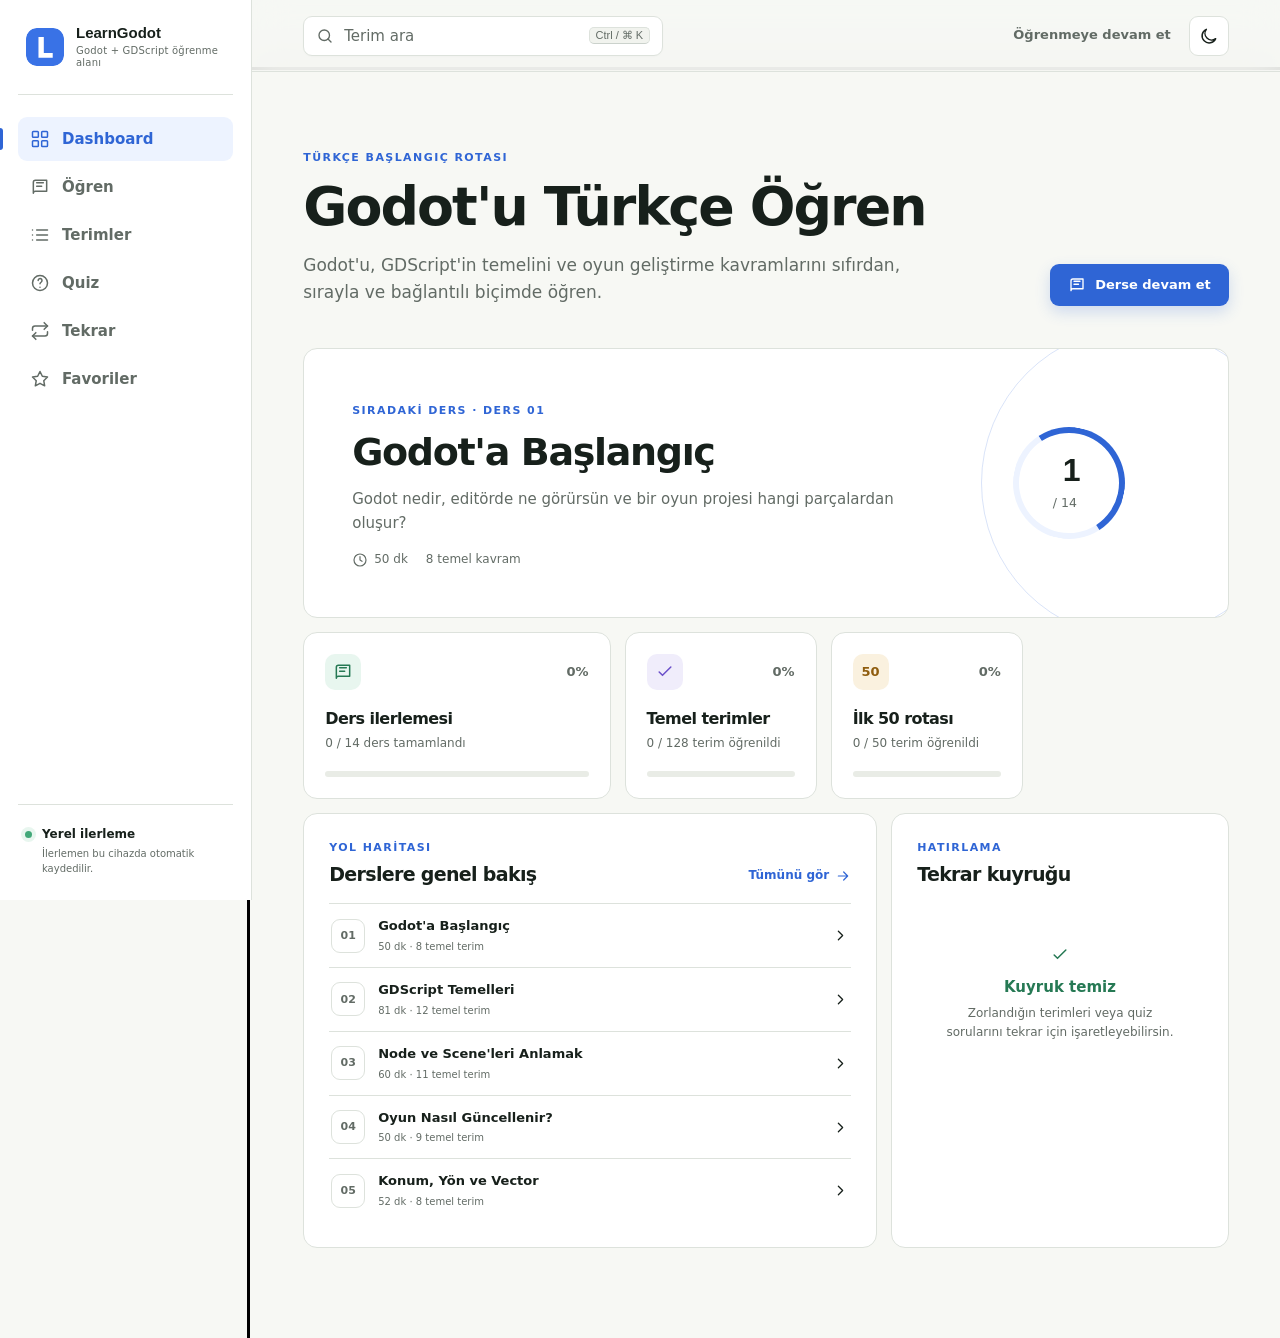
<file: index.html>
<!doctype html>
<html lang="tr" data-theme="light">
  <head>
    <meta charset="UTF-8" />
    <meta name="viewport" content="width=device-width, initial-scale=1.0" />
    <meta name="description" content="Godot'u ve GDScript'in temelini Türkçe öğren. Node, Scene, Script, Signal, fizik, UI ve oyun geliştirme kavramlarını başlangıç seviyesinden sırayla keşfet." />
    <meta name="application-name" content="LearnGodot" />
    <meta name="robots" content="index, follow" />
    <meta name="theme-color" content="#f6f7f2" />
    <meta property="og:type" content="website" />
    <meta property="og:site_name" content="LearnGodot" />
    <meta property="og:title" content="Türkçe Godot Öğren | LearnGodot" />
    <meta property="og:description" content="Godot'u ve GDScript'in temelini Türkçe öğren. Node, Scene, Script, Signal, fizik, UI ve oyun geliştirme kavramlarını başlangıç seviyesinden sırayla keşfet." />
    <meta property="og:url" content="https://huxkon.github.io/LearnGodot/" />
    <meta property="og:locale" content="tr_TR" />
    <meta name="twitter:card" content="summary" />
    <meta name="twitter:title" content="Türkçe Godot Öğren | LearnGodot" />
    <meta name="twitter:description" content="Godot'u ve GDScript'in temelini Türkçe öğren. Node, Scene, Script, Signal, fizik, UI ve oyun geliştirme kavramlarını başlangıç seviyesinden sırayla keşfet." />
    <title>Türkçe Godot Öğren | LearnGodot</title>
    <link rel="canonical" href="https://huxkon.github.io/LearnGodot/" />
    <script type="application/ld+json">
      {
        "@context": "https://schema.org",
        "@type": "WebSite",
        "name": "LearnGodot",
        "url": "https://huxkon.github.io/LearnGodot/",
        "inLanguage": "tr"
      }
    </script>
    <link rel="icon" href="favicon.ico" sizes="any" />
    <link rel="icon" type="image/svg+xml" href="assets/brand/learngodot-icon.svg" />
    <link rel="icon" type="image/png" sizes="48x48" href="favicon-48x48.png" />
    <link rel="icon" type="image/png" sizes="32x32" href="favicon-32x32.png" />
    <link rel="icon" type="image/png" sizes="16x16" href="favicon-16x16.png" />
    <link rel="stylesheet" href="src/styles.css" />
  </head>
  <body>
    <a class="skip-link" href="#main-content">İçeriğe geç</a>
    <div id="app">
      <div class="boot-screen">
        <img class="brand-mark" src="assets/brand/learngodot-icon.svg" alt="" width="38" height="38" />
        <h1>Godot'u Türkçe Öğren</h1>
        <p>Godot'u, GDScript'in temelini ve oyun geliştirme kavramlarını sıfırdan, sırayla ve bağlantılı biçimde öğren.</p>
        <p class="boot-status">İçerik hazırlanıyor…</p>
      </div>
    </div>
    <noscript>Dersler, sözlük ve ilerleme özellikleri için JavaScript'i etkinleştirmen gerekir.</noscript>
    <script defer src="src/js/site-config.js"></script>
    <script defer src="src/data/content.js"></script>
    <script defer src="src/data/locale.js"></script>
    <script defer src="src/data/curriculum.js"></script>
    <script defer src="src/data/lesson-01-guided.js"></script>
    <script defer src="src/data/lesson-02-guided.js"></script>
    <script defer src="src/data/lesson-03-guided.js"></script>
    <script defer src="src/data/lesson-04-guided.js"></script>
    <script defer src="src/data/lesson-05-guided.js"></script>
    <script defer src="src/data/lesson-06-guided.js"></script>
    <script defer src="src/data/lesson-07-guided.js"></script>
    <script defer src="src/data/lesson-08-guided.js"></script>
    <script defer src="src/data/lesson-09-guided.js"></script>
    <script defer src="src/data/lesson-10-guided.js"></script>
    <script defer src="src/data/lesson-11-guided.js"></script>
    <script defer src="src/data/lesson-12-guided.js"></script>
    <script defer src="src/data/lesson-13-guided.js"></script>
    <script defer src="src/data/lesson-14-guided.js"></script>
    <script defer src="src/js/ui-copy.js"></script>
    <script defer src="src/js/data.js"></script>
    <script defer src="src/js/storage.js"></script>
    <script defer src="src/js/router.js"></script>
    <script defer src="src/js/components.js"></script>
    <script defer src="src/js/views.js"></script>
    <script defer src="src/js/app.js"></script>
  </body>
</html>
</file>
<file: src/styles.css>
:root {
  color-scheme: light;
  --bg: #f7f8f4;
  --surface: #ffffff;
  --surface-2: #f1f3ee;
  --surface-3: #e9ece6;
  --text: #17201b;
  --muted: #626b65;
  --faint: #636c66;
  --border: #dde2dc;
  --border-strong: #cbd2cc;
  --accent: #2f65d5;
  --accent-hover: #2857bc;
  --accent-solid: #2f65d5;
  --accent-solid-hover: #2857bc;
  --accent-soft: #edf3ff;
  --green: #267954;
  --green-soft: #e8f6ef;
  --violet: #6b50ca;
  --violet-soft: #f0edfb;
  --amber: #8f5d0f;
  --amber-soft: #faf1df;
  --danger: #b5433e;
  --focus-ring: #000000;
  --shadow: 0 12px 36px rgba(29, 42, 34, 0.07);
  --sidebar: 252px;
  --topbar: 72px;
  --radius-sm: 9px;
  --radius: 14px;
  --radius-lg: 20px;
}

[data-theme="dark"] {
  color-scheme: dark;
  --bg: #10130f;
  --surface: #171b17;
  --surface-2: #1d221d;
  --surface-3: #252b25;
  --text: #edf1eb;
  --muted: #a1aaa2;
  --faint: #8c968d;
  --border: #2d342e;
  --border-strong: #3b443c;
  --accent: #75a0fa;
  --accent-hover: #8bb0ff;
  --accent-solid: #2f65d5;
  --accent-solid-hover: #2857bc;
  --accent-soft: #1b2943;
  --green: #75c9a4;
  --green-soft: #183126;
  --violet: #a691ee;
  --violet-soft: #29233d;
  --amber: #dfb264;
  --amber-soft: #382c17;
  --danger: #ee8e88;
  --focus-ring: #ffffff;
  --shadow: 0 14px 40px rgba(0, 0, 0, 0.22);
}

* { box-sizing: border-box; }
html { scroll-behavior: smooth; }
body { margin: 0; background: var(--bg); color: var(--text); font-family: "Segoe UI Variable", "Segoe UI", system-ui, sans-serif; font-size: 15px; line-height: 1.6; -webkit-font-smoothing: antialiased; }
button, input, select { font: inherit; }
button, a { -webkit-tap-highlight-color: transparent; }
a { color: inherit; text-decoration: none; }
button { color: inherit; }
:focus-visible { outline: 3px solid var(--focus-ring); outline-offset: 2px; }
h1, h2, h3, p { margin-top: 0; }
h1, h2, h3, strong { text-wrap: balance; }
h1, h2, h3 { font-family: "Segoe UI Variable Display", "Segoe UI", system-ui, sans-serif; letter-spacing: -0.035em; line-height: 1.18; }
.sr-only { position: absolute; width: 1px; height: 1px; padding: 0; margin: -1px; overflow: hidden; clip: rect(0, 0, 0, 0); white-space: nowrap; border: 0; }
.skip-link { position: fixed; z-index: 200; left: 16px; top: -60px; background: var(--text); color: var(--bg); padding: 10px 15px; border-radius: 8px; transition: top .2s; }
.skip-link:focus { top: 12px; }
.boot-screen, .fatal-error { min-height: 100vh; display: grid; place-content: center; justify-items: center; gap: 12px; padding: 24px; color: var(--muted); text-align: center; }
.boot-screen h1 { margin: 8px 0 0; color: var(--text); font-size: clamp(30px, 5vw, 48px); }
.boot-screen p { max-width: 650px; margin: 0; }
.boot-screen .boot-status { margin-top: 8px; color: var(--faint); font-size: 12px; }
.fatal-error { text-align: center; padding: 24px; }
.fatal-error strong { color: var(--text); font-size: 24px; }

.app-shell { min-height: 100vh; }
.sidebar { position: fixed; inset: 0 auto 0 0; z-index: 40; width: var(--sidebar); padding: 24px 18px; background: var(--surface); border-right: 1px solid var(--border); display: flex; flex-direction: column; }
.brand { display: flex; align-items: center; gap: 12px; padding: 0 8px 25px; border-bottom: 1px solid var(--border); }
.brand-mark { width: 38px; height: 38px; flex: 0 0 auto; display: block; border-radius: 11px; box-shadow: inset 0 0 0 1px rgba(255,255,255,.18); }
.brand > span:last-child { display: grid; line-height: 1.2; }
.brand strong { font: 700 15px "Segoe UI Variable Display", "Segoe UI", sans-serif; }
.brand small { margin-top: 4px; color: var(--muted); font-size: 10px; letter-spacing: .02em; }
.sidebar nav { display: grid; gap: 4px; padding: 22px 0; }
.nav-link { position: relative; display: flex; align-items: center; gap: 12px; min-height: 44px; padding: 0 12px; border-radius: 9px; color: var(--muted); font-weight: 600; transition: .18s ease; }
.nav-link:hover { color: var(--text); background: var(--surface-2); }
.nav-link.is-active { color: var(--accent); background: var(--accent-soft); }
.nav-link.is-active::before { content: ""; position: absolute; left: -18px; height: 22px; width: 3px; border-radius: 0 3px 3px 0; background: var(--accent); }
.nav-link b { margin-left: auto; min-width: 22px; height: 22px; padding: 0 6px; border-radius: 11px; display: grid; place-items: center; background: var(--surface-3); color: var(--text); font-size: 11px; }
.sidebar-foot { margin-top: auto; border-top: 1px solid var(--border); padding: 20px 7px 0; }
.data-note { display: flex; gap: 10px; align-items: flex-start; }
.status-dot { flex: 0 0 auto; margin-top: 6px; width: 7px; height: 7px; border-radius: 50%; background: #42a879; box-shadow: 0 0 0 4px var(--green-soft); }
.data-note > span:last-child { display: grid; }
.data-note strong { font-size: 12px; }
.data-note small { max-width: 155px; margin-top: 3px; color: var(--faint); font-size: 10px; line-height: 1.45; }
.page-column { padding-left: var(--sidebar); min-height: 100vh; }
.topbar { position: sticky; top: 0; z-index: 30; height: var(--topbar); padding: 0 clamp(22px, 4vw, 58px); background: color-mix(in srgb, var(--bg) 89%, transparent); backdrop-filter: blur(18px); border-bottom: 1px solid var(--border); display: flex; align-items: center; gap: 18px; }
.search-trigger { width: min(360px, 38vw); height: 40px; padding: 0 12px; border: 1px solid var(--border); border-radius: 9px; background: var(--surface); color: var(--muted); display: flex; align-items: center; gap: 10px; cursor: pointer; text-align: left; box-shadow: 0 1px 2px rgba(0,0,0,.02); }
.search-trigger:hover { border-color: var(--border-strong); }
.search-trigger kbd { margin-left: auto; }
kbd { border: 1px solid var(--border); border-bottom-color: var(--border-strong); background: var(--surface-2); border-radius: 5px; padding: 1px 6px; color: var(--faint); font: 500 11px "Segoe UI Variable", "Segoe UI", sans-serif; }
.topbar-actions { margin-left: auto; display: flex; align-items: center; gap: 18px; }
.text-link { color: var(--muted); font-size: 13px; font-weight: 600; }
.text-link:hover { color: var(--accent); }
.icon-button { width: 40px; height: 40px; padding: 0; border: 1px solid var(--border); border-radius: 9px; display: grid; place-items: center; background: var(--surface); cursor: pointer; transition: .18s ease; }
.icon-button:hover { background: var(--surface-2); border-color: var(--border-strong); }
.mobile-menu { display: none; }
.sidebar-scrim { display: none; }
.main-content { width: 100%; }
.page { width: min(1180px, calc(100% - clamp(38px, 8vw, 104px))); margin: 0 auto; padding: clamp(42px, 6vw, 78px) 0 90px; }
.page-head { display: flex; align-items: flex-end; justify-content: space-between; gap: 30px; margin-bottom: 42px; }
.page-head > div { max-width: 690px; }
.page-head h1 { margin-bottom: 13px; font-size: clamp(34px, 4.2vw, 54px); font-weight: 700; }
.page-head > div > p:last-child { max-width: 600px; margin-bottom: 0; color: var(--muted); font-size: 17px; }
.eyebrow, .overline { margin-bottom: 9px; color: var(--accent); font-size: 11px; font-weight: 700; letter-spacing: .13em; text-transform: uppercase; }
.button { min-height: 42px; padding: 0 17px; border: 1px solid transparent; border-radius: 9px; display: inline-flex; align-items: center; justify-content: center; gap: 9px; font-weight: 700; font-size: 13px; cursor: pointer; transition: .18s ease; }
.button--primary { background: var(--accent-solid); color: white; box-shadow: 0 6px 15px color-mix(in srgb, var(--accent-solid) 20%, transparent); }
.button--primary:hover { background: var(--accent-solid-hover); transform: translateY(-1px); }
.button--secondary { border-color: var(--border); background: var(--surface); }
.button--secondary:hover { border-color: var(--border-strong); background: var(--surface-2); }
.button--full { width: 100%; }
.button--icon-text { background: var(--surface); border-color: var(--border); }
.button--icon-text.is-active { color: var(--accent); background: var(--accent-soft); border-color: color-mix(in srgb, var(--accent) 30%, var(--border)); }
.badge { display: inline-flex; align-items: center; min-height: 24px; padding: 2px 8px; border: 1px solid var(--border); border-radius: 6px; color: var(--muted); background: var(--surface-2); font-size: 10px; font-weight: 700; letter-spacing: .035em; }
.badge--core, .badge--accent { color: var(--accent); border-color: color-mix(in srgb, var(--accent) 22%, transparent); background: var(--accent-soft); }
.badge--recognize { color: var(--violet); border-color: color-mix(in srgb, var(--violet) 22%, transparent); background: var(--violet-soft); }
.badge--success { color: var(--green); border-color: color-mix(in srgb, var(--green) 22%, transparent); background: var(--green-soft); }
.eyebrow-row { display: flex; align-items: center; flex-wrap: wrap; gap: 7px; min-height: 24px; }
.meta-row { display: flex; flex-wrap: wrap; gap: 18px; color: var(--faint); font-size: 12px; }
.meta-row span { display: inline-flex; align-items: center; gap: 6px; }
.progress-track { width: 100%; height: 6px; overflow: hidden; border-radius: 20px; background: var(--surface-3); }
.progress-track span { display: block; height: 100%; border-radius: inherit; background: var(--accent); transition: width .35s ease; }
.stretched-link { position: absolute; inset: 0; border-radius: inherit; }

/* Dashboard */
.dashboard-grid { display: grid; grid-template-columns: 1.6fr repeat(3, 1fr); gap: 14px; }
.hero-progress, .progress-card, .panel { border: 1px solid var(--border); border-radius: var(--radius); background: var(--surface); }
.hero-progress { position: relative; grid-column: 1 / -1; min-height: 230px; padding: clamp(28px, 5vw, 48px); display: flex; justify-content: space-between; align-items: center; overflow: hidden; }
.hero-progress::after { content: ""; position: absolute; width: 310px; height: 310px; right: -65px; border: 1px solid color-mix(in srgb, var(--accent) 18%, transparent); border-radius: 50%; }
.hero-progress__copy { position: relative; z-index: 1; max-width: 680px; }
.hero-progress h2 { max-width: 650px; margin: 9px 0 12px; font-size: clamp(25px, 3.2vw, 38px); }
.hero-progress p { max-width: 600px; color: var(--muted); }
.lesson-orbit { position: relative; z-index: 1; flex: 0 0 auto; width: 112px; height: 112px; margin-right: 55px; border: 6px solid var(--accent-soft); border-top-color: var(--accent); border-right-color: var(--accent); border-radius: 50%; display: grid; place-content: center; text-align: center; transform: rotate(12deg); }
.lesson-orbit span, .lesson-orbit small { transform: rotate(-12deg); }
.lesson-orbit span { font: 800 32px/1 "Segoe UI Variable Display", "Segoe UI", sans-serif; }
.lesson-orbit small { margin-top: 7px; color: var(--faint); }
.progress-card { padding: 21px; }
.progress-card__head { display: flex; align-items: center; justify-content: space-between; color: var(--muted); font-size: 13px; font-weight: 700; }
.metric-icon { width: 36px; height: 36px; border-radius: 10px; display: grid; place-items: center; background: var(--green-soft); color: var(--green); font-weight: 800; }
.metric-icon--violet { color: var(--violet); background: var(--violet-soft); }
.metric-icon--amber { color: var(--amber); background: var(--amber-soft); }
.progress-card h3 { margin: 20px 0 5px; font-size: 16px; }
.progress-card p { margin-bottom: 18px; color: var(--muted); font-size: 12px; }
.dashboard-lower { margin-top: 14px; display: grid; grid-template-columns: 1.7fr 1fr; gap: 14px; }
.panel { padding: 25px; }
.panel-heading { display: flex; align-items: flex-end; justify-content: space-between; gap: 18px; margin-bottom: 18px; }
.panel-heading .eyebrow { margin-bottom: 6px; }
.panel-heading h2 { margin: 0; font-size: 19px; }
.panel-heading > a { color: var(--accent); display: flex; align-items: center; gap: 6px; font-size: 12px; font-weight: 700; }
.mini-lessons { display: grid; }
.mini-lessons a { padding: 12px 2px; border-top: 1px solid var(--border); display: grid; grid-template-columns: auto 1fr auto; align-items: center; gap: 13px; }
.mini-lessons a:hover strong { color: var(--accent); }
.lesson-state { width: 34px; height: 34px; border: 1px solid var(--border); border-radius: 9px; display: grid; place-items: center; color: var(--muted); font-size: 11px; font-weight: 700; }
.lesson-state.is-done { color: var(--green); background: var(--green-soft); border-color: transparent; }
.mini-lessons a > span:nth-child(2) { display: grid; }
.mini-lessons strong { font-size: 13px; }
.mini-lessons small { margin-top: 2px; color: var(--faint); font-size: 10px; }
.review-count { min-height: 130px; display: grid; place-content: center; justify-items: center; }
.review-count strong { font: 800 48px/1 "Segoe UI Variable Display", "Segoe UI", sans-serif; color: var(--accent); }
.review-count span { margin-top: 7px; color: var(--muted); font-size: 12px; }
.quiet-success { min-height: 180px; display: grid; place-content: center; justify-items: center; text-align: center; color: var(--green); }
.quiet-success strong { margin-top: 10px; }
.quiet-success p { max-width: 240px; margin: 5px 0 0; color: var(--muted); font-size: 12px; }

/* Learn */
.course-summary { min-height: 82px; margin-bottom: 22px; padding: 18px 22px; border: 1px solid var(--border); border-radius: var(--radius); background: var(--surface); display: grid; grid-template-columns: auto 1fr auto; align-items: center; gap: 26px; }
.course-summary > div { display: grid; }
.course-summary strong { font: 700 17px "Segoe UI Variable Display", "Segoe UI", sans-serif; }
.course-summary span, .course-summary p { margin: 0; color: var(--muted); font-size: 11px; }
.course-outline { display: grid; gap: 34px; }
.course-section { display: grid; gap: 12px; }
.course-section__heading { display: flex; align-items: baseline; gap: 10px; padding: 0 4px; }
.course-section__heading span { color: var(--faint); font-size: 10px; font-weight: 800; letter-spacing: .08em; }
.course-section__heading h2 { margin: 0; font-size: 15px; letter-spacing: .04em; text-transform: uppercase; }
.lesson-list { display: grid; gap: 7px; }
.lesson-card { position: relative; min-height: 102px; padding: 17px 20px; border: 1px solid var(--border); border-radius: var(--radius); background: var(--surface); display: grid; grid-template-columns: auto 1fr auto; align-items: center; gap: 18px; transition: .2s ease; }
.lesson-card:hover { border-color: var(--border-strong); box-shadow: var(--shadow); transform: translateY(-1px); }
.lesson-card.is-complete { background: color-mix(in srgb, var(--green-soft) 25%, var(--surface)); }
.lesson-number { width: 46px; height: 46px; border: 1px solid var(--border); border-radius: 12px; display: grid; place-items: center; color: var(--faint); font: 700 13px "Segoe UI Variable Display", "Segoe UI", sans-serif; }
.is-complete .lesson-number { color: var(--green); background: var(--green-soft); border-color: transparent; }
.lesson-card__body h3 { margin: 4px 0; font-size: 17px; }
.lesson-card__body > p { max-width: 760px; margin: 0 0 5px; color: var(--muted); font-size: 12px; }
.technical-topics { display: block; color: var(--faint); font-size: 10px; font-weight: 650; letter-spacing: .025em; }
.lesson-card__progress { max-width: 340px; margin-top: 9px; display: grid; grid-template-columns: auto 1fr; align-items: center; gap: 10px; }
.lesson-card__progress > span { color: var(--muted); font-size: 9px; white-space: nowrap; }
.lesson-card__progress .progress-track { height: 4px; }
.inline-code { padding: .08em .36em; border: 1px solid var(--border); border-radius: 5px; background: var(--surface-2); color: var(--text); font-family: "SFMono-Regular", Consolas, "Liberation Mono", monospace; font-size: .9em; white-space: nowrap; }
.dashboard-complete-actions { display: flex; flex-wrap: wrap; gap: 10px; margin-top: 22px; }
.lesson-open { display: inline-flex; align-items: center; gap: 8px; color: var(--accent); font-size: 12px; font-weight: 700; }
.breadcrumbs { display: flex; align-items: center; gap: 6px; margin-bottom: 30px; color: var(--faint); font-size: 12px; }
.breadcrumbs a:hover { color: var(--accent); }
.lesson-hero { padding-bottom: 42px; display: grid; grid-template-columns: 1.3fr .8fr; align-items: end; gap: 70px; border-bottom: 1px solid var(--border); }
.lesson-hero h1 { margin-bottom: 15px; font-size: clamp(34px, 4.5vw, 56px); }
.lesson-hero > div:first-child > p:last-child { max-width: 680px; margin-bottom: 0; color: var(--muted); font-size: 17px; }
.lesson-goal { padding: 20px; border: 1px solid var(--border); border-radius: var(--radius); background: var(--surface); display: flex; gap: 13px; }
.lesson-goal > span { color: var(--accent); }
.lesson-goal strong { font-size: 12px; }
.lesson-goal p { margin: 6px 0 0; color: var(--muted); font-size: 12px; line-height: 1.55; }
.lesson-progress { margin: 26px 0 65px; display: grid; grid-template-columns: auto 1fr; align-items: center; gap: 28px; }
.lesson-progress > div { display: grid; min-width: 135px; }
.lesson-progress strong { font: 700 16px "Segoe UI Variable Display", "Segoe UI", sans-serif; }
.lesson-progress span { color: var(--faint); font-size: 10px; }
.lesson-section, .review-section { margin-top: 64px; }
.section-heading { margin-bottom: 24px; }
.section-heading h2 { margin-bottom: 8px; font-size: 25px; }
.section-heading > p:last-child { max-width: 600px; margin-bottom: 0; color: var(--muted); }
.term-grid { display: grid; grid-template-columns: repeat(2, minmax(0, 1fr)); gap: 13px; }
.term-card { position: relative; min-width: 0; padding: 23px; border: 1px solid var(--border); border-radius: var(--radius); background: var(--surface); transition: .18s ease; }
.term-card:hover { border-color: var(--border-strong); box-shadow: 0 10px 26px rgba(30,45,36,.06); transform: translateY(-1px); }
.term-card__link { position: absolute; inset: 0; border-radius: inherit; }
.term-card__head { position: relative; pointer-events: none; display: flex; justify-content: space-between; gap: 12px; }
.term-card h3 { margin: 10px 0 0; font-size: 19px; }
.term-card > p { margin: 17px 0 21px; color: var(--muted); font-size: 13px; line-height: 1.65; }
.card-action { position: relative; z-index: 2; pointer-events: auto; flex: 0 0 auto; width: 34px; height: 34px; }
.card-action.is-active { color: var(--amber); background: var(--amber-soft); border-color: transparent; }
.learned-mark { display: inline-flex; align-items: center; gap: 3px; color: var(--green); font-size: 10px; font-weight: 700; }
.term-card__footer { padding-top: 15px; border-top: 1px solid var(--border); display: flex; justify-content: space-between; gap: 12px; color: var(--faint); font-size: 10px; }
.detail-link { display: inline-flex; align-items: center; gap: 5px; color: var(--accent); font-weight: 700; }
.recognize-list { display: grid; grid-template-columns: repeat(2, minmax(0, 1fr)); border: 1px solid var(--border); border-radius: var(--radius); overflow: hidden; background: var(--surface); }
.recognize-list a { min-width: 0; padding: 17px 19px; display: grid; grid-template-columns: minmax(100px, .5fr) 1fr auto; align-items: center; gap: 16px; border-bottom: 1px solid var(--border); }
.recognize-list a:nth-child(odd) { border-right: 1px solid var(--border); }
.recognize-list a:hover { background: var(--surface-2); }
.recognize-list strong { font-size: 13px; }
.recognize-list span { overflow: hidden; color: var(--muted); font-size: 11px; text-overflow: ellipsis; white-space: nowrap; }
.lesson-finish { margin-top: 64px; padding: 25px; border: 1px solid var(--border); border-radius: var(--radius); background: var(--surface); display: flex; align-items: center; justify-content: space-between; gap: 25px; }
.lesson-finish > div { display: flex; align-items: center; gap: 16px; }
.finish-icon { width: 46px; height: 46px; border-radius: 12px; display: grid; place-items: center; color: var(--accent); background: var(--accent-soft); }
.lesson-finish h2 { margin-bottom: 4px; font-size: 17px; }
.lesson-finish p { margin: 0; color: var(--muted); font-size: 12px; }
.lesson-pagination, .term-pagination { margin-top: 55px; padding-top: 25px; border-top: 1px solid var(--border); display: grid; grid-template-columns: 1fr 1fr; gap: 20px; }
.lesson-pagination a, .term-pagination a { display: grid; }
.lesson-pagination a.next, .term-pagination a.next { text-align: right; }
.lesson-pagination small, .term-pagination small { margin-bottom: 4px; color: var(--faint); font-size: 10px; text-transform: uppercase; letter-spacing: .06em; }
.lesson-pagination strong, .term-pagination strong { font-size: 12px; }
.lesson-pagination a:hover strong, .term-pagination a:hover strong { color: var(--accent); }

/* Glossary */
.filter-panel { padding: 14px; border: 1px solid var(--border); border-radius: var(--radius); background: var(--surface); display: grid; grid-template-columns: 1fr 190px 240px; gap: 10px; }
.inline-search { height: 42px; padding: 0 12px; border: 1px solid var(--border); border-radius: 8px; display: flex; align-items: center; gap: 9px; color: var(--faint); background: var(--bg); }
.inline-search input { width: 100%; border: 0; background: transparent; color: var(--text); }
select { height: 42px; padding: 0 34px 0 12px; border: 1px solid var(--border); border-radius: 8px; background: var(--bg); color: var(--text); }
.alphabet-filter { margin: 19px 0; display: flex; flex-wrap: wrap; gap: 3px; }
.alphabet-filter button { min-width: 31px; height: 31px; padding: 0 8px; border: 0; border-radius: 6px; background: transparent; color: var(--muted); cursor: pointer; font-size: 11px; font-weight: 700; }
.alphabet-filter button:hover, .alphabet-filter button.is-active { color: var(--accent); background: var(--accent-soft); }
.results-bar { padding: 17px 2px; border-top: 1px solid var(--border); display: flex; align-items: center; justify-content: space-between; }
.results-bar strong { font-size: 13px; }
.results-bar span { color: var(--faint); font-size: 11px; }
.glossary-list { display: grid; grid-template-columns: repeat(3, minmax(0, 1fr)); gap: 10px; }
.term-card--compact { padding: 19px; }
.term-card--compact h3 { font-size: 16px; }
.term-card--compact > p { min-height: 62px; margin: 13px 0 16px; display: -webkit-box; overflow: hidden; -webkit-box-orient: vertical; -webkit-line-clamp: 3; font-size: 12px; }

/* Term detail */
.term-hero { padding-bottom: 34px; border-bottom: 1px solid var(--border); }
.term-title-row { margin-top: 20px; display: flex; justify-content: space-between; align-items: end; gap: 25px; }
.term-title-row h1 { margin: 0; font-size: clamp(40px, 6vw, 70px); }
.aliases { margin: 8px 0 0; color: var(--faint); font-size: 12px; }
.term-actions { display: flex; gap: 8px; }
.definition-box { margin: 32px 0 60px; padding: clamp(26px, 4vw, 40px); border-left: 3px solid var(--accent); border-radius: 0 var(--radius) var(--radius) 0; background: var(--accent-soft); }
.definition-box > p:last-child { max-width: 900px; margin: 0; font-size: clamp(20px, 2.5vw, 28px); line-height: 1.5; letter-spacing: -.015em; }
.term-content-grid { display: grid; grid-template-columns: minmax(0, 1fr) 260px; gap: clamp(35px, 6vw, 76px); }
.detail-section { margin-bottom: 52px; }
.context-block blockquote { margin: 0; padding: 21px 24px; border: 1px solid var(--border); border-radius: var(--radius); background: var(--surface); font-size: 16px; font-style: italic; }
.memory-hook { padding: 23px; border: 1px solid color-mix(in srgb, var(--amber) 30%, var(--border)); border-radius: var(--radius); display: flex; gap: 16px; background: var(--amber-soft); }
.memory-hook__icon { width: 34px; height: 34px; flex: 0 0 auto; border-radius: 9px; display: grid; place-items: center; background: var(--surface); color: var(--amber); }
.memory-hook .eyebrow { color: var(--amber); }
.memory-hook p:last-child { margin: 0; font-size: 15px; }
.code-block { overflow: hidden; border: 1px solid #313936; border-radius: var(--radius); background: #141916; color: #e8eee9; box-shadow: var(--shadow); }
.code-block__bar { height: 42px; padding: 0 15px; border-bottom: 1px solid #2a312d; display: flex; align-items: center; justify-content: space-between; color: #8f9b93; font-size: 10px; text-transform: uppercase; letter-spacing: .07em; }
.code-block__bar span { display: inline-flex; align-items: center; gap: 7px; }
.copy-code { border: 0; background: transparent; color: #aeb8b1; cursor: pointer; font-size: 10px; text-transform: none; }
.code-block pre { margin: 0; padding: 22px; overflow: auto; }
.code-block code { font: 13px/1.8 "Cascadia Code", Consolas, monospace; }
.tok-keyword { color: #c792ea; }.tok-string { color: #c3e88d; }.tok-number { color: #f78c6c; }.tok-type { color: #82aaff; }
.related-grid { display: grid; grid-template-columns: repeat(2, 1fr); gap: 8px; }
.related-grid a { min-height: 48px; padding: 0 14px; border: 1px solid var(--border); border-radius: 9px; background: var(--surface); display: flex; align-items: center; justify-content: space-between; gap: 10px; font-size: 12px; font-weight: 700; }
.related-grid a:hover { color: var(--accent); border-color: color-mix(in srgb, var(--accent) 35%, var(--border)); }
.term-side { display: grid; align-content: start; gap: 12px; }
.side-card { padding: 18px; border: 1px solid var(--border); border-radius: var(--radius); background: var(--surface); }
.learn-toggle { width: 100%; padding: 12px; border: 1px solid var(--border); border-radius: 9px; background: var(--bg); display: flex; align-items: center; gap: 10px; text-align: left; cursor: pointer; }
.learn-toggle > span:first-child { width: 32px; height: 32px; border-radius: 8px; display: grid; place-items: center; color: var(--accent); background: var(--accent-soft); }
.learn-toggle > span:last-child { display: grid; }
.learn-toggle strong { font-size: 11px; }
.learn-toggle small { color: var(--faint); font-size: 9px; }
.learn-toggle.is-learned { border-color: color-mix(in srgb, var(--green) 30%, var(--border)); }
.learn-toggle.is-learned > span:first-child { color: var(--green); background: var(--green-soft); }
.side-card dl { margin: 0; }
.side-card dl > div { padding: 9px 0; border-top: 1px solid var(--border); display: flex; justify-content: space-between; gap: 12px; font-size: 11px; }
.side-card dt { color: var(--faint); }.side-card dd { margin: 0; font-weight: 700; }.side-card dd a { color: var(--accent); }

/* Quiz, review, empty */
.quiz-toolbar { margin-bottom: 35px; padding: 16px 20px; border: 1px solid var(--border); border-radius: var(--radius); background: var(--surface); display: grid; grid-template-columns: auto 1fr 260px; align-items: center; gap: 25px; }
.quiz-toolbar > div { display: grid; min-width: 110px; }.quiz-toolbar strong { font-size: 14px; }.quiz-toolbar span { color: var(--faint); font-size: 10px; }
.quiz-group { margin-top: 50px; }.quiz-group__head { margin-bottom: 15px; }.quiz-group__head span { color: var(--accent); font-size: 10px; font-weight: 700; text-transform: uppercase; letter-spacing: .1em; }.quiz-group__head h2 { margin: 4px 0 0; font-size: 20px; }
.quiz-card { padding: 25px; border: 1px solid var(--border); border-bottom-width: 0; background: var(--surface); display: grid; grid-template-columns: auto 1fr; gap: 20px; }
.quiz-card:first-of-type { border-radius: var(--radius) var(--radius) 0 0; }.quiz-card:last-child { border-bottom-width: 1px; border-radius: 0 0 var(--radius) var(--radius); }.quiz-card:only-of-type { border-radius: var(--radius); }
.quiz-card__count { width: 35px; height: 35px; border: 1px solid var(--border); border-radius: 9px; display: grid; place-items: center; color: var(--faint); font: 700 10px "Segoe UI Variable Display", "Segoe UI", sans-serif; }
.quiz-card h3 { margin: 0 0 18px; font-size: 17px; }.quiz-card .eyebrow { margin-bottom: 7px; }.quiz-card .button { min-height: 36px; }
.quiz-answer { margin-top: 20px; padding: 20px; border-radius: 10px; background: var(--surface-2); }.quiz-answer > p:nth-child(2) { font-size: 14px; }
.self-rating { padding-top: 16px; border-top: 1px solid var(--border); display: flex; align-items: center; gap: 8px; }.self-rating > span { margin-right: auto; color: var(--muted); font-size: 11px; }.self-rating button { min-height: 32px; padding: 0 10px; border: 1px solid var(--border); border-radius: 7px; background: var(--surface); display: inline-flex; align-items: center; gap: 5px; cursor: pointer; font-size: 10px; font-weight: 700; }.self-rating button.is-selected { color: var(--accent); background: var(--accent-soft); border-color: transparent; }
.empty-state { min-height: 360px; padding: 50px 20px; border: 1px dashed var(--border-strong); border-radius: var(--radius-lg); display: grid; place-content: center; justify-items: center; text-align: center; }.empty-icon { width: 52px; height: 52px; margin-bottom: 17px; border-radius: 14px; display: grid; place-items: center; color: var(--accent); background: var(--accent-soft); }.empty-state h2 { margin-bottom: 7px; font-size: 20px; }.empty-state p { max-width: 420px; margin-bottom: 20px; color: var(--muted); }

/* Search dialog and toast */
.search-dialog { width: min(680px, calc(100vw - 30px)); max-height: min(650px, calc(100vh - 60px)); margin: 8vh auto 0; padding: 0; border: 1px solid var(--border-strong); border-radius: 15px; background: var(--surface); color: var(--text); box-shadow: 0 30px 100px rgba(0,0,0,.25); overflow: hidden; }
.search-dialog::backdrop { background: rgba(12,16,13,.48); backdrop-filter: blur(4px); }
.search-dialog__head { padding: 13px; border-bottom: 1px solid var(--border); }.search-field { height: 46px; padding: 0 12px; border: 1px solid var(--border); border-radius: 9px; display: flex; align-items: center; gap: 10px; color: var(--faint); background: var(--bg); }.search-field input { width: 100%; border: 0; background: transparent; color: var(--text); font-size: 15px; }
.search-results { min-height: 260px; max-height: 450px; padding: 8px; overflow: auto; }.search-intro { min-height: 240px; display: grid; place-content: center; justify-items: center; color: var(--faint); text-align: center; }.search-intro p { max-width: 300px; margin: 10px 0 0; }.search-result-meta { padding: 8px 10px; color: var(--faint); font-size: 10px; text-transform: uppercase; letter-spacing: .08em; }
.search-result { padding: 10px; border-radius: 9px; display: grid; grid-template-columns: auto 1fr auto; align-items: center; gap: 12px; }.search-result:hover, .search-result.is-selected { background: var(--accent-soft); }.search-result__icon { width: 34px; height: 34px; border-radius: 8px; display: grid; place-items: center; color: var(--accent); background: var(--surface); font-weight: 700; }.search-result > span:nth-child(2) { min-width: 0; display: grid; }.search-result strong { font-size: 12px; }.search-result small { overflow: hidden; color: var(--muted); font-size: 10px; text-overflow: ellipsis; white-space: nowrap; }.search-result em { color: var(--faint); font-size: 9px; font-style: normal; text-transform: uppercase; }
.search-dialog__foot { height: 40px; padding: 0 14px; border-top: 1px solid var(--border); display: flex; align-items: center; gap: 18px; color: var(--faint); font-size: 10px; }.search-dialog__foot span { display: flex; align-items: center; gap: 4px; }
.toast-region { position: fixed; z-index: 100; right: 22px; bottom: 22px; display: grid; gap: 8px; }.toast { min-width: 220px; padding: 12px 15px; border: 1px solid var(--border-strong); border-radius: 9px; background: var(--text); color: var(--bg); box-shadow: var(--shadow); font-size: 12px; animation: toast-in .2s ease; } @keyframes toast-in { from { opacity: 0; transform: translateY(8px); } }

/* Lesson 01 guided learning */
.guided-landing__hero { padding-bottom: 54px; border-bottom: 1px solid var(--border); display: grid; grid-template-columns: minmax(0, 1.35fr) minmax(280px, .65fr); align-items: end; gap: clamp(38px, 7vw, 90px); }
.guided-landing__hero h1 { max-width: 760px; margin-bottom: 18px; font-size: clamp(36px, 5vw, 62px); }
.guided-landing__hero > div > p:last-of-type { max-width: 680px; color: var(--muted); font-size: 17px; }
.guided-start-actions { margin-top: 27px; display: flex; align-items: center; gap: 16px; }
.guided-start-actions > span { color: var(--faint); font-size: 11px; }
.button--large { min-height: 48px; padding-inline: 21px; }
.guided-promise { padding: 23px; border: 1px solid var(--border); border-radius: var(--radius); background: var(--surface); }
.guided-promise > p:nth-child(2) { margin-bottom: 18px; color: var(--muted); font-size: 13px; }
.guided-promise ul { margin: 0; padding: 16px 0 0; border-top: 1px solid var(--border); display: grid; gap: 10px; list-style: none; }
.guided-promise li { display: flex; align-items: flex-start; gap: 8px; color: var(--muted); font-size: 11px; }
.guided-promise li svg { flex: 0 0 auto; margin-top: 2px; color: var(--green); }
.guided-outline { margin-top: 62px; }
.guided-outline > ol { margin: 0; padding: 0; border: 1px solid var(--border); border-radius: var(--radius); overflow: hidden; background: var(--surface); list-style: none; }
.guided-outline li { min-height: 75px; padding: 13px 18px; border-bottom: 1px solid var(--border); display: grid; grid-template-columns: auto 1fr auto; align-items: center; gap: 15px; }
.guided-outline li:last-child { border-bottom: 0; }
.guided-outline li.is-next { background: var(--accent-soft); }
.guided-outline li.is-done { background: color-mix(in srgb, var(--green-soft) 32%, var(--surface)); }
.outline-index { width: 38px; height: 38px; border: 1px solid var(--border); border-radius: 10px; display: grid; place-items: center; color: var(--faint); font-size: 11px; font-weight: 700; }
.is-done .outline-index { border-color: transparent; color: var(--green); background: var(--green-soft); }
.guided-outline li > div { display: grid; }
.guided-outline small { color: var(--faint); font-size: 9px; font-weight: 700; letter-spacing: .06em; text-transform: uppercase; }
.guided-outline strong { margin-top: 2px; font-size: 14px; }
.guided-outline li > a { display: inline-flex; align-items: center; gap: 6px; color: var(--accent); font-size: 11px; font-weight: 700; }
.recognize-preview { margin-top: 18px; padding: 27px; border: 1px solid var(--border); border-radius: var(--radius); background: var(--surface); display: grid; grid-template-columns: .8fr 1.2fr; align-items: center; gap: 35px; }
.recognize-preview h2 { margin-bottom: 7px; font-size: 20px; }
.recognize-preview p:last-child { margin: 0; color: var(--muted); font-size: 12px; }
.recognize-chips { display: flex; flex-wrap: wrap; gap: 7px; }
.recognize-chips span { padding: 6px 9px; border: 1px solid var(--border); border-radius: 7px; color: var(--muted); background: var(--bg); font-size: 10px; font-weight: 600; }

.guided-topic-page { width: min(1040px, calc(100% - clamp(38px, 8vw, 104px))); }
.guided-topnav { margin-bottom: 38px; padding-bottom: 16px; border-bottom: 1px solid var(--border); display: grid; grid-template-columns: 1fr minmax(220px, 320px) 1fr; align-items: center; gap: 20px; color: var(--faint); font-size: 10px; font-weight: 600; }
.guided-topnav > a:hover { color: var(--accent); }
.guided-topnav > div { display: grid; grid-template-columns: auto 1fr; align-items: center; gap: 11px; }
.guided-topnav > span:last-child { text-align: right; }
.guided-topic-hero { min-height: 190px; display: grid; grid-template-columns: auto 1fr auto; align-items: center; gap: 25px; }
.topic-number { width: 64px; height: 64px; border-radius: 17px; display: grid; place-items: center; color: var(--accent); background: var(--accent-soft); font-size: 17px; font-weight: 800; }
.guided-topic-hero h1 { margin-bottom: 10px; font-size: clamp(36px, 5vw, 60px); }
.guided-topic-hero > div:nth-child(2) > p:last-child { max-width: 690px; margin: 0; color: var(--muted); font-size: 15px; }
.topic-complete-mark { align-self: start; margin-top: 45px; padding: 6px 9px; border-radius: 7px; display: inline-flex; align-items: center; gap: 5px; color: var(--green); background: var(--green-soft); font-size: 10px; font-weight: 700; }
.prerequisite-box { margin: 0 0 30px 89px; padding: 16px 18px; border: 1px solid color-mix(in srgb, var(--accent) 24%, var(--border)); border-radius: 11px; display: flex; align-items: flex-start; gap: 12px; background: var(--accent-soft); }
.prerequisite-box > span { color: var(--accent); }
.prerequisite-box > div { display: flex; align-items: center; flex-wrap: wrap; gap: 7px; }
.prerequisite-box strong { width: 100%; margin-bottom: 3px; font-size: 11px; }
.prerequisite-box a { padding: 4px 7px; border: 1px solid color-mix(in srgb, var(--accent) 22%, transparent); border-radius: 6px; display: inline-flex; align-items: center; gap: 4px; color: var(--accent); background: var(--surface); font-size: 10px; font-weight: 700; }
.guided-content { border-top: 1px solid var(--border); }
.guided-section { padding: clamp(38px, 6vw, 68px) 0; border-bottom: 1px solid var(--border); display: grid; grid-template-columns: 190px minmax(0, 1fr); gap: clamp(25px, 5vw, 65px); }
.guided-section__label { display: flex; align-items: flex-start; gap: 10px; color: var(--faint); }
.guided-section__label > span { width: 30px; height: 30px; flex: 0 0 auto; border: 1px solid var(--border); border-radius: 8px; display: grid; place-items: center; font-size: 9px; font-weight: 700; }
.guided-section__label > p { margin: 6px 0 0; font-size: 10px; font-weight: 700; letter-spacing: .065em; text-transform: uppercase; }
.guided-section__body { min-width: 0; max-width: 710px; }
.guided-section__body > p { font-size: 16px; line-height: 1.75; }
.guided-fast p { margin-bottom: 16px; font-size: clamp(18px, 2vw, 22px); line-height: 1.65; letter-spacing: -.012em; }
.inline-term { margin: 0 1px; padding: 0; border: 0; border-bottom: 1px dashed var(--accent); background: transparent; color: var(--accent); cursor: help; font: inherit; }
.inline-term > span { width: 14px; height: 14px; margin-left: 3px; border-radius: 50%; display: inline-grid; place-items: center; color: var(--accent); background: var(--accent-soft); font-size: 8px; font-weight: 800; vertical-align: 2px; }
.quick-reference-box { padding: 20px; border: 1px dashed var(--border-strong); border-radius: 11px; background: var(--surface); }
.quick-reference-box > p { margin-bottom: 14px; color: var(--muted); font-size: 12px; }
.quick-reference-box > div { display: flex; flex-wrap: wrap; gap: 7px; }
.inline-term--chip { padding: 6px 9px; border: 1px solid color-mix(in srgb, var(--accent) 24%, var(--border)); border-radius: 7px; background: var(--accent-soft); font-size: 11px; font-weight: 700; }
.mental-model { padding: 25px; border: 1px solid var(--border); border-radius: var(--radius); background: var(--surface); }
.mental-model > p:first-child { color: var(--muted); }
.model-flow { margin: 20px 0; display: grid; justify-items: start; gap: 8px; }
.model-flow > div { width: min(100%, 500px); min-height: 48px; padding: 8px 13px; border: 1px solid var(--border); border-radius: 9px; display: flex; align-items: center; gap: 12px; background: var(--bg); }
.model-flow > div > span { width: 25px; height: 25px; flex: 0 0 auto; border-radius: 7px; display: grid; place-items: center; color: var(--accent); background: var(--accent-soft); font-size: 9px; font-weight: 700; }
.model-flow strong { font-size: 12px; }
.flow-arrow { margin-left: 18px; color: var(--accent); }
.model-conclusion { margin: 0; padding-top: 17px; border-top: 1px solid var(--border); font-weight: 600; }
.godot-context-list { margin: 0; padding: 0; display: grid; gap: 8px; list-style: none; }
.godot-context-list li { padding: 13px 15px; border: 1px solid var(--border); border-radius: 9px; display: flex; align-items: flex-start; gap: 9px; background: var(--surface); font-size: 13px; }
.godot-context-list svg { flex: 0 0 auto; margin-top: 3px; color: var(--accent); }
.guided-example > p { color: var(--muted); }
.example-flow { padding: 22px; border: 1px solid var(--border); border-radius: var(--radius); display: flex; align-items: center; flex-wrap: wrap; gap: 10px; background: var(--surface); }
.example-flow span { padding: 9px 11px; border-radius: 8px; background: var(--surface-2); font-size: 11px; font-weight: 700; }
.example-flow b { color: var(--accent); }
.code-lines { margin: 15px 0 0; padding: 18px 18px 18px 40px; border: 1px solid var(--border); border-radius: 10px; background: var(--surface); }
.code-lines li { padding: 4px 0 4px 7px; color: var(--muted); font-size: 12px; }
.recognize-callouts { display: grid; grid-template-columns: 1fr; gap: 12px; }
.recognize-callouts article { padding: 20px; border: 1px solid color-mix(in srgb, var(--violet) 22%, var(--border)); border-radius: 11px; background: var(--violet-soft); }
.recognize-callouts article > span { color: var(--violet); font-size: 9px; font-weight: 800; letter-spacing: .08em; text-transform: uppercase; }
.recognize-callouts h3 { margin: 6px 0; font-size: 14px; }
.recognize-callouts p { margin: 0; color: var(--muted); font-size: 11px; line-height: 1.55; }
.recognize-callouts dl { display: grid; grid-template-columns: repeat(3, minmax(0, 1fr)); gap: 10px; margin: 16px 0 0; }
.recognize-callouts dl > div { padding: 12px; border: 1px solid color-mix(in srgb, var(--violet) 15%, var(--border)); border-radius: 8px; background: color-mix(in srgb, var(--surface) 72%, transparent); }
.recognize-callouts dt { margin-bottom: 5px; color: var(--violet); font-size: 9px; font-weight: 800; letter-spacing: .06em; text-transform: uppercase; }
.recognize-callouts dd { margin: 0; color: var(--text); font-size: 12px; line-height: 1.55; }
.recognize-model { display: flex; align-items: center; gap: 7px; margin-top: 12px; padding: 12px; border-radius: 8px; background: color-mix(in srgb, var(--surface) 80%, transparent); }
.recognize-model span { flex: 1; font-size: 11px; line-height: 1.45; text-align: center; }
.recognize-model b { color: var(--violet); }
.recognize-callouts .recognize-example, .recognize-callouts .recognize-distinction { margin-top: 10px; padding-top: 10px; border-top: 1px solid color-mix(in srgb, var(--violet) 16%, var(--border)); }
.recognize-callouts .recognize-distinction strong { color: var(--text); }
.guided-bridge { margin: 8px 0 18px; padding: 22px; border: 1px solid var(--border); border-radius: var(--radius); background: var(--surface); }
.guided-bridge h2 { margin: 5px 0 13px; font-size: 19px; }
.guided-bridge p:last-child { margin: 13px 0 0; color: var(--muted); font-size: 13px; line-height: 1.65; }
.bridge-flow { display: flex; align-items: center; gap: 8px; }
.bridge-flow span { flex: 1; padding: 9px 11px; border-radius: 8px; background: var(--surface-2); font-size: 11px; font-weight: 700; text-align: center; }
.bridge-flow b { color: var(--accent); }
.lesson-relation-summary { margin: 50px 0 24px; padding: 30px; border: 1px solid var(--border-strong); border-radius: var(--radius); background: var(--surface); }
.summary-groups { display: grid; grid-template-columns: repeat(2, minmax(0, 1fr)); gap: 12px; }
.summary-groups article { padding: 18px; border: 1px solid var(--border); border-radius: 10px; background: var(--surface-2); }
.summary-groups h3 { margin: 0 0 13px; font-size: 14px; }
.summary-groups article > div { display: flex; flex-direction: column; align-items: stretch; gap: 5px; }
.summary-groups article > div span { padding: 7px 9px; border-radius: 7px; background: var(--surface); font-size: 11px; font-weight: 700; text-align: center; }
.summary-groups article > div b { color: var(--accent); text-align: center; }
.summary-groups article p, .summary-closing { color: var(--muted); font-size: 12px; line-height: 1.6; }
.summary-closing { margin: 18px 0 0; padding-top: 18px; border-top: 1px solid var(--border); }
.common-mistake { padding: 20px; border: 1px solid color-mix(in srgb, var(--amber) 30%, var(--border)); border-radius: 11px; display: flex; align-items: flex-start; gap: 13px; background: var(--amber-soft); }
.common-mistake > span { width: 30px; height: 30px; flex: 0 0 auto; border-radius: 8px; display: grid; place-items: center; color: var(--amber); background: var(--surface); font-weight: 800; }
.common-mistake p { margin: 2px 0 0; font-size: 14px; }
.mini-check { padding: clamp(24px, 4vw, 38px); border: 1px solid var(--border-strong); border-radius: var(--radius); background: var(--surface); box-shadow: var(--shadow); }
.mini-check h2 { max-width: 610px; margin-bottom: 23px; font-size: clamp(20px, 3vw, 28px); }
.mini-check__answer { margin-top: 22px; padding: 19px; border-radius: 10px; background: var(--green-soft); }
.mini-check__answer p:last-child { margin: 0; color: var(--text); }
.guided-navigation { position: sticky; z-index: 10; bottom: 15px; margin-top: 28px; padding: 13px; border: 1px solid var(--border-strong); border-radius: 13px; display: grid; grid-template-columns: 1fr 1fr; gap: 10px; background: color-mix(in srgb, var(--surface) 92%, transparent); backdrop-filter: blur(16px); box-shadow: 0 16px 45px rgba(20,30,23,.14); }
.guided-navigation .button { min-height: 54px; padding-inline: 16px; display: flex; flex-direction: column; align-items: flex-start; gap: 1px; }
.guided-navigation .button:last-child { align-items: flex-end; text-align: right; }
.guided-navigation .button > span { font-size: 9px; font-weight: 500; opacity: .92; }
.guided-finish-button { grid-column: 2; flex-direction: row !important; align-items: center !important; justify-content: center; }
.quick-term-dialog { width: min(440px, calc(100vw - 30px)); padding: 29px; border: 1px solid var(--border-strong); border-radius: 15px; background: var(--surface); color: var(--text); box-shadow: 0 25px 80px rgba(0,0,0,.24); }
.quick-term-dialog::backdrop { background: rgba(12,16,13,.42); backdrop-filter: blur(3px); }
.quick-term-dialog > .icon-button { position: absolute; top: 13px; right: 13px; width: 34px; height: 34px; }
.quick-term-dialog h2 { margin: 9px 38px 12px 0; font-size: 25px; }
.quick-term-dialog > p:last-child { margin: 0; color: var(--muted); font-size: 14px; line-height: 1.7; }
.quick-term-example { margin-top: 16px; padding: 13px 15px; border: 1px solid var(--border); border-radius: 9px; background: var(--surface-2); }
.quick-term-example strong { display: block; margin-bottom: 5px; color: var(--faint); font-size: 9px; letter-spacing: .07em; text-transform: uppercase; }
.quick-term-example p { margin: 0; font-family: ui-monospace, "Cascadia Code", Consolas, monospace; font-size: 12px; line-height: 1.6; }
.quick-term-dialog .quick-term-context { margin-top: 14px; padding: 12px 14px; border-left: 3px solid var(--accent); border-radius: 0 8px 8px 0; background: var(--surface-2); color: var(--text); font-size: 12px; }

@media (max-width: 1100px) {
  .dashboard-grid { grid-template-columns: repeat(3, 1fr); }.hero-progress { grid-column: 1 / -1; }.glossary-list { grid-template-columns: repeat(2, 1fr); }.lesson-hero { gap: 35px; }.recognize-list { grid-template-columns: 1fr; }.recognize-list a:nth-child(odd) { border-right: 0; }
}

@media (max-width: 820px) {
  :root { --topbar: 64px; }
  .sidebar { transform: translateX(-101%); transition: transform .24s ease; box-shadow: 20px 0 45px rgba(0,0,0,.12); }.menu-open .sidebar { transform: translateX(0); }.sidebar-scrim { position: fixed; z-index: 35; inset: 0; width: 100%; height: 100%; border: 0; background: rgba(10,14,11,.46); }.menu-open .sidebar-scrim { display: block; }
  .page-column { padding-left: 0; }.mobile-menu { display: grid; }.topbar { padding: 0 18px; }.search-trigger { flex: 1; width: auto; }.topbar-learn { display: none; }.page { width: min(100% - 36px, 720px); padding-top: 42px; }
  .page-head { align-items: flex-start; }.page-head h1 { font-size: 38px; }.dashboard-grid { grid-template-columns: 1fr; }.hero-progress { min-height: 260px; }.lesson-orbit { margin-right: 10px; }.progress-card { grid-column: auto; }.dashboard-lower { grid-template-columns: 1fr; }
  .lesson-hero { grid-template-columns: 1fr; }.term-content-grid { grid-template-columns: 1fr; }.term-side { grid-template-columns: repeat(2, 1fr); grid-row: 1; }.glossary-list { grid-template-columns: repeat(2, 1fr); }.filter-panel { grid-template-columns: 1fr 1fr; }.filter-panel .inline-search { grid-column: 1 / -1; }.quiz-toolbar { grid-template-columns: auto 1fr; }.quiz-toolbar select { grid-column: 1 / -1; }.term-grid { grid-template-columns: 1fr; }
  .guided-landing__hero { grid-template-columns: 1fr; align-items: start; }.recognize-preview { grid-template-columns: 1fr; }.guided-section { grid-template-columns: 145px minmax(0, 1fr); gap: 25px; }.prerequisite-box { margin-left: 0; }
}

@media (max-width: 560px) {
  .topbar { gap: 10px; }.search-trigger span { display: none; }.search-trigger { flex: 0 1 125px; }.search-trigger kbd { display: none; }.topbar-actions { margin-left: auto; }.page { width: min(100% - 28px, 520px); padding: 32px 0 65px; }.page-head { margin-bottom: 30px; flex-direction: column; }.page-head h1 { font-size: 32px; }.page-head > div > p:last-child { font-size: 15px; }
  .hero-progress { min-height: 350px; padding: 25px; align-items: flex-start; }.lesson-orbit { position: absolute; right: 22px; bottom: 22px; width: 82px; height: 82px; margin: 0; }.hero-progress::after { width: 210px; height: 210px; right: -70px; bottom: -65px; }.dashboard-grid { grid-template-columns: 1fr; }.dashboard-lower { grid-template-columns: 1fr; }
  .course-summary { grid-template-columns: 1fr auto; }.course-summary .progress-track { grid-column: 1 / -1; grid-row: 2; }.lesson-card { grid-template-columns: auto 1fr; padding: 20px 17px; gap: 13px; }.lesson-open { display: none; }.lesson-number { width: 39px; height: 39px; }.lesson-card__body h3 { font-size: 16px; }.lesson-card__body > p { font-size: 12px; }.lesson-card .meta-row { gap: 9px; }
  .lesson-hero h1 { font-size: 34px; }.lesson-progress { grid-template-columns: 1fr; gap: 12px; margin-bottom: 50px; }.recognize-list a { grid-template-columns: 1fr auto; gap: 4px 10px; }.recognize-list a span { grid-column: 1; white-space: normal; }.recognize-list a svg { grid-column: 2; grid-row: 1 / 3; }.lesson-finish { align-items: stretch; flex-direction: column; }.lesson-pagination, .term-pagination { gap: 10px; }.lesson-pagination strong, .term-pagination strong { display: none; }
  .filter-panel { grid-template-columns: 1fr; }.filter-panel .inline-search { grid-column: auto; }.glossary-list { grid-template-columns: 1fr; }.alphabet-filter { max-height: 105px; overflow: auto; }.term-title-row { align-items: flex-start; flex-direction: column; }.term-title-row h1 { font-size: 42px; }.term-actions { width: 100%; }.term-actions .button { flex: 1; }.definition-box { margin-bottom: 42px; }.definition-box > p:last-child { font-size: 19px; }.term-side { grid-template-columns: 1fr; }.related-grid { grid-template-columns: 1fr; }
  .quiz-toolbar { grid-template-columns: 1fr; gap: 13px; }.quiz-toolbar select { grid-column: auto; }.quiz-card { padding: 19px 15px; gap: 12px; }.quiz-card__count { width: 30px; height: 30px; }.self-rating { align-items: stretch; flex-direction: column; }.self-rating > span { margin: 0 0 4px; }.self-rating button { justify-content: center; }.search-dialog { margin-top: 10px; max-height: calc(100vh - 20px); }.search-dialog__foot { display: none; }
  .guided-landing__hero { padding-bottom: 38px; }.guided-landing__hero h1 { font-size: 35px; }.guided-start-actions { align-items: stretch; flex-direction: column; }.guided-start-actions > span { text-align: center; }.guided-promise { padding: 19px; }.guided-outline { margin-top: 45px; }.guided-outline li { padding: 12px; }.guided-outline li > a { font-size: 0; }.guided-outline li > a svg { width: 19px; height: 19px; }.recognize-preview { padding: 20px; }
  .guided-topic-page { width: min(100% - 28px, 520px); }.guided-topnav { grid-template-columns: auto 1fr; }.guided-topnav > span:last-child { display: none; }.guided-topnav > div { grid-template-columns: 1fr; gap: 5px; text-align: right; }.guided-topic-hero { min-height: auto; padding-bottom: 32px; grid-template-columns: auto 1fr; align-items: start; gap: 14px; }.topic-number { width: 44px; height: 44px; border-radius: 12px; font-size: 12px; }.guided-topic-hero h1 { font-size: 33px; }.topic-complete-mark { grid-column: 2; margin: -18px 0 0; justify-self: start; }.guided-section { padding: 42px 0; grid-template-columns: 1fr; gap: 18px; }.guided-section__label { align-items: center; }.guided-section__label > p { margin-top: 0; }.guided-fast p { font-size: 18px; }.mental-model { padding: 19px; }.recognize-callouts dl, .summary-groups { grid-template-columns: 1fr; }.recognize-model, .bridge-flow { align-items: stretch; flex-direction: column; }.recognize-model b, .bridge-flow b { transform: rotate(90deg); align-self: center; }.guided-bridge, .lesson-relation-summary { padding: 20px; }.example-flow { align-items: flex-start; flex-direction: column; }.example-flow b { transform: rotate(90deg); align-self: center; }.guided-navigation { bottom: 8px; padding: 8px; }.guided-navigation .button { min-height: 50px; padding: 8px 10px; font-size: 10px; }.guided-navigation .button > span { display: none; }.quick-term-dialog { padding: 24px; }
}

@media (prefers-reduced-motion: reduce) { *, *::before, *::after { scroll-behavior: auto !important; transition-duration: .01ms !important; animation-duration: .01ms !important; animation-iteration-count: 1 !important; } }
</file>
